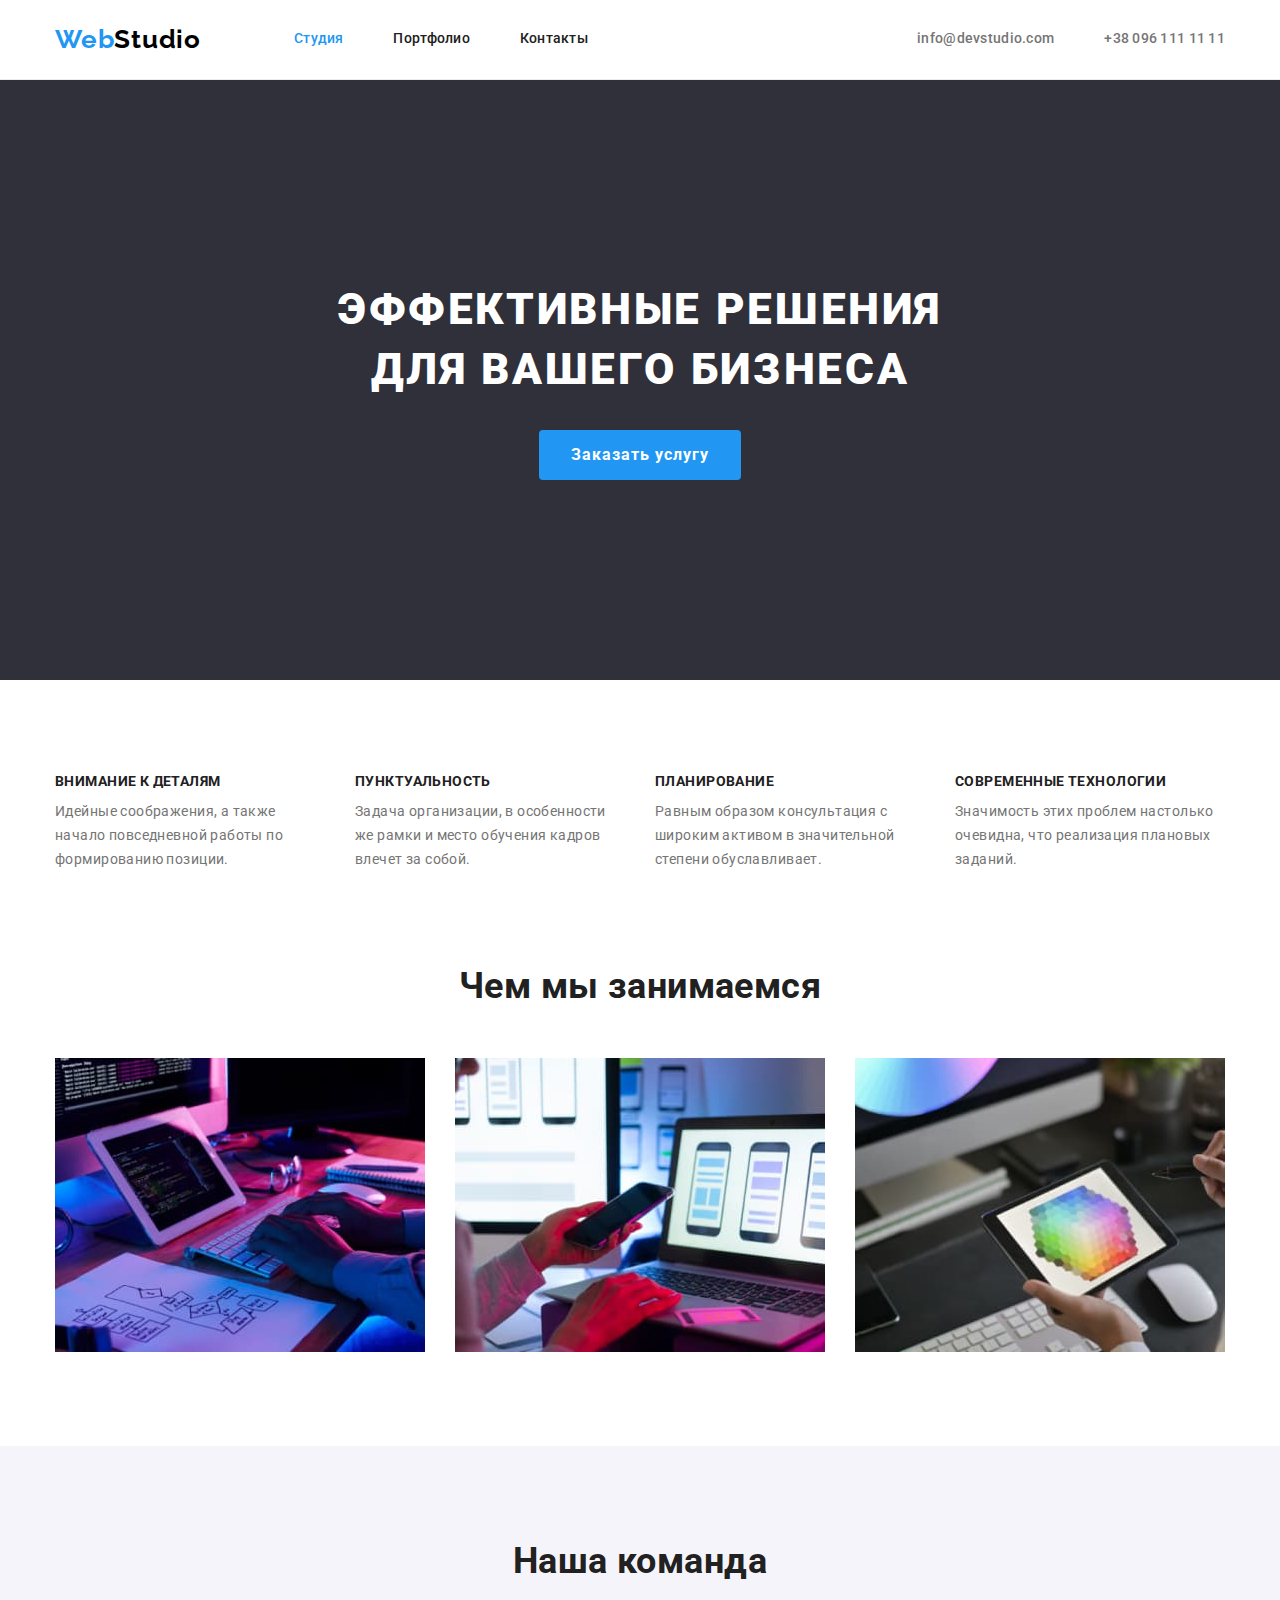
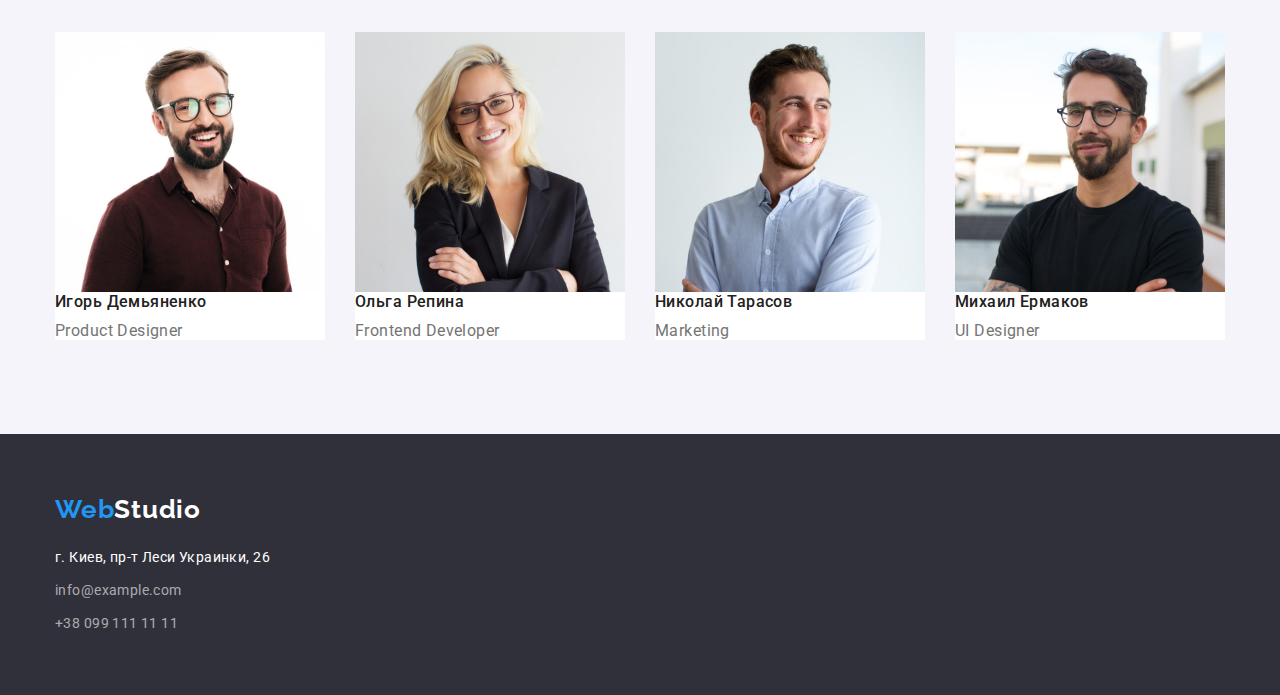
<file: index.html>
<!DOCTYPE html>
<html lang="ru">
  <head>
    <meta charset="UTF-8" />
    <meta http-equiv="X-UA-Compatible" content="IE=edge" />
    <meta name="viewport" content="width=device-width, initial-scale=1.0" />
    <title>Студия</title>

    <!-- ? подключаем шрифты -->
    <link rel="preconnect" href="https://fonts.googleapis.com" />
    <link rel="preconnect" href="https://fonts.gstatic.com" crossorigin />
    <link
      href="https://fonts.googleapis.com/css2?family=Raleway:wght@700&family=Roboto:wght@400;500;700;900&display=swap"
      rel="stylesheet"
    />

    <!-- ?подключаем нормализацию стилей -->
    <link
      rel="stylesheet"
      href="https://cdnjs.cloudflare.com/ajax/libs/modern-normalize/1.1.0/modern-normalize.css"
      integrity="sha512-Y0MM+V6ymRKN2zStTqzQ227DWhhp4Mzdo6gnlRnuaNCbc+YN/ZH0sBCLTM4M0oSy9c9VKiCvd4Jk44aCLrNS5Q=="
      crossorigin="anonymous"
      referrerpolicy="no-referrer"
    />
    <!-- ? подключаем css -->
    <link rel="stylesheet" href="./css/style.css" />
  </head>

  <body class="body">
    <!-- // header -->
    <header class="header per">
      <div class="container per">
        <nav class="navigation it">
          <a href="./index.html" class="logo-link">Web<span class="logo-color">Studio</span></a>

          <ul class="pages-list list">
            <li class="item ch"><a href="./index.html" class="page-link current">Студия</a></li>
            <li class="item ch"><a href="./portfolio.html" class="page-link">Портфолио</a></li>
            <li class="item ch"><a href="" class="page-link">Контакты</a></li>
          </ul>
        </nav>

        <ul class="header-contacts list it">
          <li class="item ch">
            <a href="mailto:info@devstudio.com" class="mail">info@devstudio.com</a>
          </li>

          <li class="item ch">
            <a href="tel:+380961111111" class="phone">+38 096 111 11 11</a>
          </li>
        </ul>
      </div>
      <div class="border"></div>
    </header>

    <!-- // main -->
    <main>
      <!-- / Секция "Герой"  -->
      <section class="hero per">
        <div class="container per">
          <h1 class="title it">Эффективные решения для вашего бизнеса</h1>
          <button type="button it" class="hero-button">Заказать услугу</button>
        </div>
      </section>
      <!-- / Секция "Преимущества работы с нами."-->
      <section class="features section per">
        <h2 class="hidden">Преимущества работы с нами.</h2>
        <div class="container per">
          <ul class="list it">
            <li class="item ch">
              <h3 class="features-title">Внимание к деталям</h3>
              <p>
                Идейные соображения, а также начало повседневной работы по формированию позиции.
              </p>
            </li>

            <li class="item ch">
              <h3 class="features-title">Пунктуальность</h3>
              <p>
                Задача организации, в особенности же рамки и место обучения кадров влечет за собой.
              </p>
            </li class="item ch">

            <li class="item ch">
              <h3 class="features-title">Планирование</h3>
              <p>
                Равным образом консультация с широким активом в значительной степени обуславливает.
              </p>
            </li class="item ch">

            <li class="item ch">
              <h3 class="features-title">Современные технологии</h3>
              <p>Значимость этих проблем настолько очевидна, что реализация плановых заданий.</p>
            </li>
          </ul>
        </div>
      </section>

      <!-- / Секция "Чем мы занимаемся" -->
      <section class="our-description per">
        <h2 class="description-title">Чем мы занимаемся</h2>
        <div class="container per">
          <ul class="list it">
          <li class="item ch">
            <img
              src="./images/img-index/logic.jpg"
              alt="разрабатываем логику проекта"
              width="370"
            />
          </li>

          <li class="item ch">
            <img
              src="./images/img-index/gadget.jpg"
              alt="разрабатываем адаптивный дизайн"
              width="370"
            />
          </li>

          <li class="item ch">
            <img
              src="./images/img-index/color.jpg"
              alt="подбираем сочитание цветов к вашей тематики"
              width="370"
            />
          </li>
        </ul>
        </div>
      </section>

      <!-- / Секция "Наша команда"-->
      <section class="team per section">
        <h2 class="team-title it">Наша команда</h2>
        <ul class="list container it">
          <li class="team-member ch">
            <img
              src="./images/img-index/igor.jpg"
              alt="Ведущий специалист - Дизайнер"
              width="270"
            />
            <h3 class="name">Игорь Демьяненко</h3>
            <p lang="en" class="specialization">Product Designer</p>
          </li>

          <li class="team-member ch">
            <img
              src="./images/img-index/olha.jpg"
              alt="Ведущий специалист - Разработчик"
              width="270"
            />
            <h3 class="name">Ольга Репина</h3>
            <p lang="en" class="specialization">Frontend Developer</p>
          </li>

          <li class="team-member ch">
            <img src="./images/img-index/nikolai.jpg" alt="Специалист по маркетингу" width="270" />
            <h3 class="name">Николай Тарасов</h3>
            <p lang="en" class="specialization">Marketing</p>
          </li>

          <li class="team-member ch">
            <img
              src="./images/img-index/mikhail.jpg"
              alt="Ведущий специалист - Дизайнер"
              width="270"
            />
            <h3 class="name">Михаил Ермаков</h3>
            <p lang="en" class="specialization">UI Designer</p>
          </li>
        </ul>
      </section>
    </main>

    <!-- // footer -->
    <footer class="footer per">
      <div class="container per">
        <a href="./index.html" class="logo-link it">Web<span class="logo-color">Studio</span></a>

        <address class="footer-adress">
          <p class="place it">г. Киев, пр-т Леси Украинки, 26</p>
  
          <ul class="footer-contacts list it">
            <li class="item ch"><a href="mailto:info@example.com" class="mail">info@example.com</a></li>
            <li class="item ch"><a href="tel:+380991111111" class="phone">+38 099 111 11 11</a></li>
          </ul>
        </address>
      </div>
    </footer>
  </body>
</html>
</file>
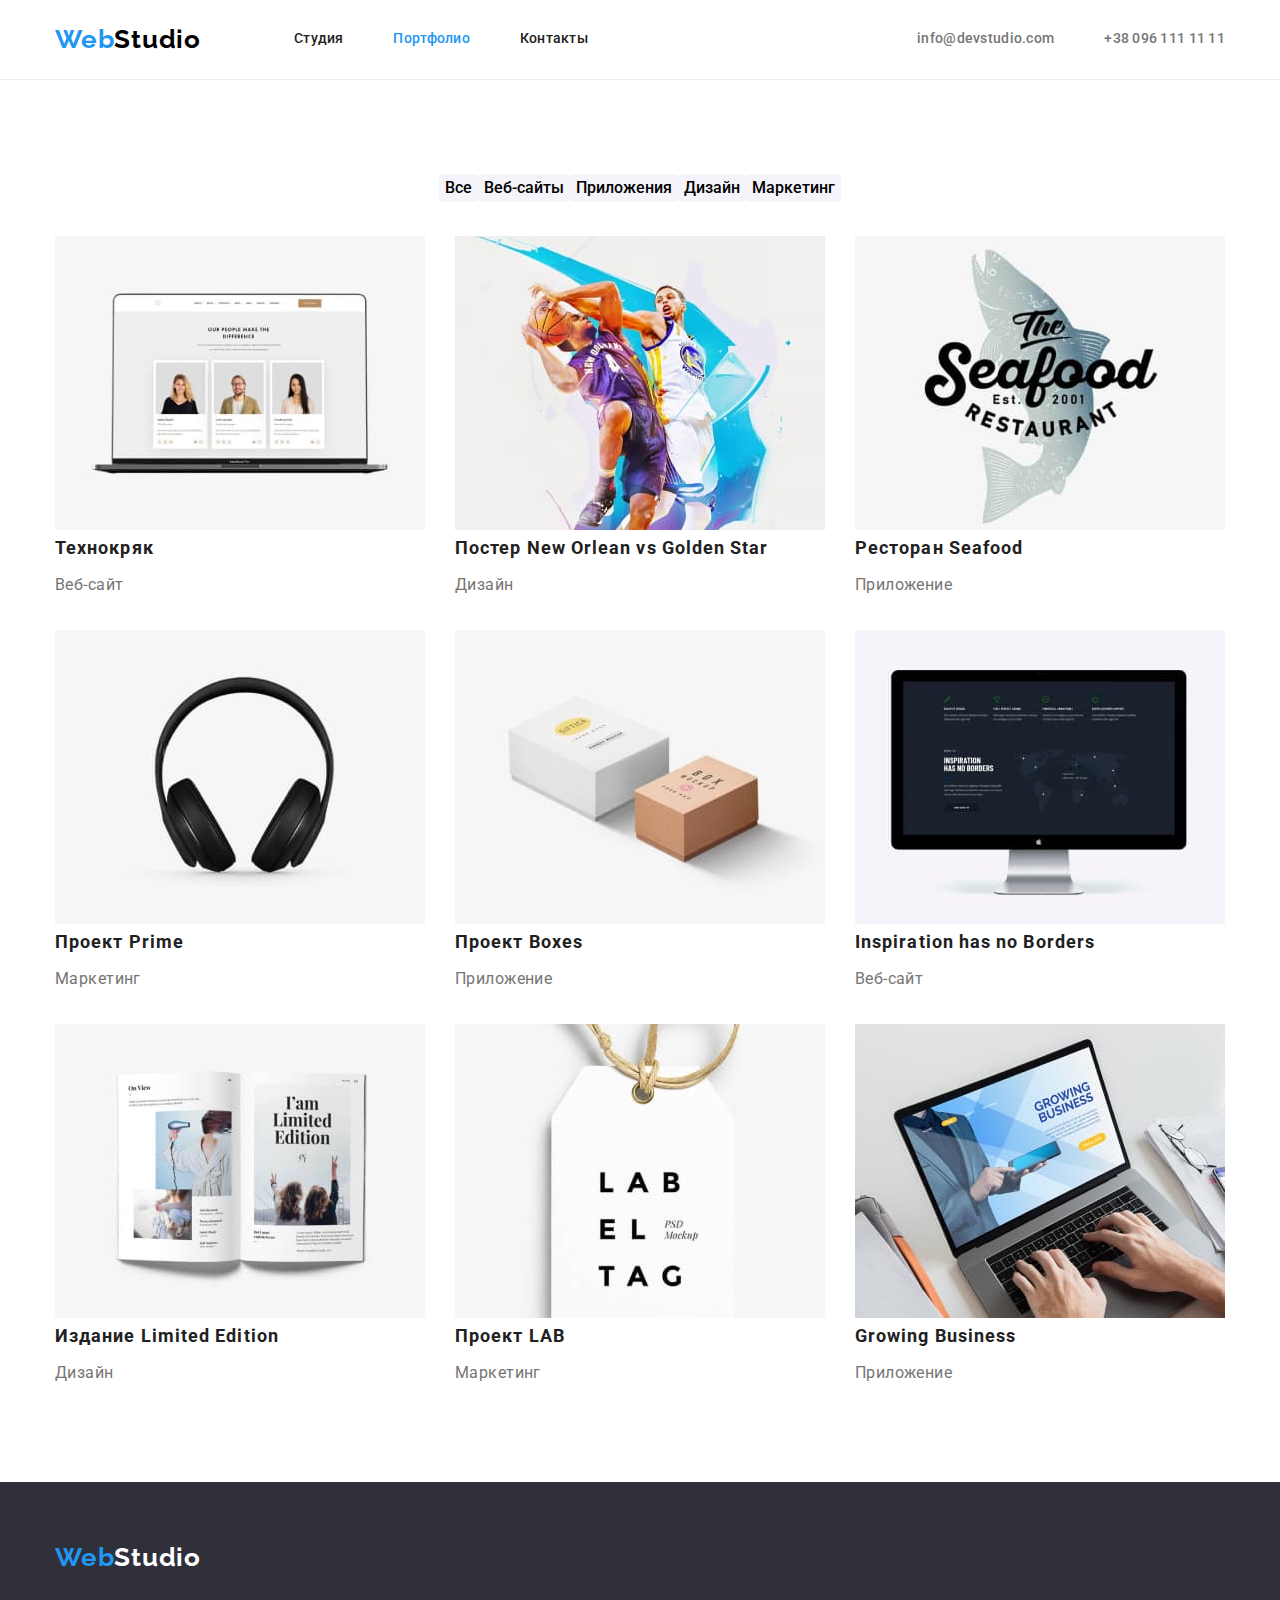
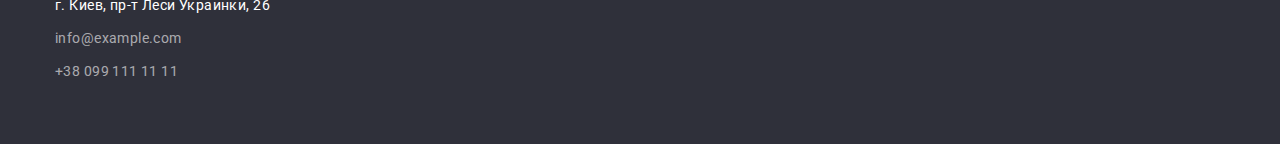
<file: portfolio.html>
<!DOCTYPE html>
<html lang="ru">
  <head>
    <meta charset="UTF-8" />
    <meta http-equiv="X-UA-Compatible" content="IE=edge" />
    <meta name="viewport" content="width=device-width, initial-scale=1.0" />
    <title>Студия</title>
    <!-- ? подключаем шрифты -->
    <link rel="preconnect" href="https://fonts.googleapis.com" />
    <link rel="preconnect" href="https://fonts.gstatic.com" crossorigin />
    <link
      href="https://fonts.googleapis.com/css2?family=Raleway:wght@700&family=Roboto:wght@400;500;700;900&display=swap"
      rel="stylesheet"
    />

<!-- ?подключаем нормализацию стилей -->
<link
rel="stylesheet"
href="https://cdnjs.cloudflare.com/ajax/libs/modern-normalize/1.1.0/modern-normalize.css"
integrity="sha512-Y0MM+V6ymRKN2zStTqzQ227DWhhp4Mzdo6gnlRnuaNCbc+YN/ZH0sBCLTM4M0oSy9c9VKiCvd4Jk44aCLrNS5Q=="
crossorigin="anonymous"
referrerpolicy="no-referrer"
/>

    <!-- ? подключаем css -->
    <link rel="stylesheet" href="./css/style.css" />
  </head>

  <body class="body">
    <!-- // header -->
    <header class="header per">
      <div class="container per">
        <nav class="navigation it">
          <a href="./index.html" class="logo-link">Web<span class="logo-color">Studio</span></a>

          <ul class="pages-list list">
            <li class="item ch"><a href="./index.html" class="page-link">Студия</a></li>
            <li class="item ch"><a href="./portfolio.html" class="page-link current">Портфолио</a></li>
            <li class="item ch"><a href="" class="page-link">Контакты</a></li>
          </ul>
        </nav>

        <ul class="header-contacts list it">
          <li class="item ch">
            <a href="mailto:info@devstudio.com" class="mail">info@devstudio.com</a>
          </li>

          <li class="item ch">
            <a href="tel:+380961111111" class="phone">+38 096 111 11 11</a>
          </li>
        </ul>
      </div>
      <div class="border"></div>
    </header>

    <!-- // main -->
    <main>
      <!-- / Секция "наши проекты" -->
      <section class="portfolio section per">
        <div class="container per">
          <ul class="filter-list list it">
            <li><button type="button ch" class="filter-button">Все</button></li>
            <li><button type="button ch" class="filter-button">Веб-сайты</button></li>
            <li><button type="button ch" class="filter-button">Приложения</button></li>
            <li><button type="button ch" class="filter-button">Дизайн</button></li>
            <li><button type="button ch" class="filter-button">Маркетинг</button></li>
          </ul>
  
          <h1 class="hidden">Наши проекты</h1>
          <ul class="portfolio-list list it">
            <li class="portfolio-card">
              <a href="" class="portfolio-link">
                <img
                  src="./images/img-portfolio/tehnocrack.jpg"
                  alt="сотрудники компании Технокряк на мониторе ноутбука"
                  width="370"
                />
              </a>
              <h2 class="title">Технокряк</h2>
              <p>Веб-сайт</p>
            </li>
  
            <li class="portfolio-card">
              <a href="" class="portfolio-link">
                <img
                  src="./images/img-portfolio/poster.jpg"
                  alt="постер баскетбольного матча команд New Orlean vs Golden Star"
                  width="370"
                />
              </a>
              <h2 class="title">Постер <span lang="en">New Orlean vs Golden Star</span></h2>
              <p>Дизайн</p>
            </li>
  
            <li class="portfolio-card">
              <a href="" class="portfolio-link">
                <img
                  src="./images/img-portfolio/restaurant.jpg"
                  alt="Логотип ресторана Seafood"
                  width="370"
                />
              </a>
              <h2 class="title">Ресторан <span lang="en">Seafood</span></h2>
              <p>Приложение</p>
            </li>
  
            <li class="portfolio-card">
              <a href="" class="portfolio-link">
                <img
                  src="./images/img-portfolio/project-prime.jpg"
                  alt="Картинка - наушники"
                  width="370"
                />
              </a>
              <h2 class="title">Проект <span lang="en">Prime</span></h2>
              <p>Маркетинг</p>
            </li>
  
            <li class="portfolio-card">
              <a href="" class="portfolio-link">
                <img
                  src="./images/img-portfolio/project-boxes.jpg"
                  alt="картинка с коробками"
                  width="370"
                />
              </a>
              <h2 class="title">Проект Boxes</h2>
              <p>Приложение</p>
            </li>
  
            <li class="portfolio-card">
              <a href="" class="portfolio-link">
                <img
                  src="./images/img-portfolio/inspiration.jpg"
                  alt="картинка монитора с графиком"
                  width="370"
                />
              </a>
              <h2 class="title" lang="en">Inspiration has no Borders</h2>
              <p>Веб-сайт</p>
            </li>
  
            <li class="portfolio-card">
              <a href="" class="portfolio-link">
                <img
                  src="./images/img-portfolio/limited-edition.jpg"
                  alt="картинка развернутой книги"
                  width="370"
                />
              </a>
              <h2 class="title">Издание <span lang="en">Limited Edition</span></h2>
              <p>Дизайн</p>
            </li>
  
            <li class="portfolio-card">
              <a href="" class="portfolio-link">
                <img
                  src="./images/img-portfolio/project-lab.jpg"
                  alt="бирка компании Lab"
                  width="370"
                />
              </a>
              <h2 class="title">Проект <span lang="en">LAB</span></h2>
              <p>Маркетинг</p>
            </li>
  
            <li class="portfolio-card">
              <a href="" class="portfolio-link">
                <img
                  src="./images/img-portfolio/growing-business.jpg"
                  alt="на картинке ноутбук с открытым сайтом"
                  width="370"
                />
              </a>
              <h2 class="title" lang="en">Growing Business</h2>
              <p>Приложение</p>
            </li>
          </ul>
        </div>
      </section>
    </main>

    <!-- // footer -->
    <footer class="footer per">
      <div class="container per">
        <a href="./index.html" class="logo-link it">Web<span class="logo-color">Studio</span></a>

        <address class="footer-adress">
          <p class="place it">г. Киев, пр-т Леси Украинки, 26</p>
  
          <ul class="footer-contacts list it">
            <li class="item ch"><a href="mailto:info@example.com" class="mail">info@example.com</a></li>
            <li class="item ch"><a href="tel:+380991111111" class="phone">+38 099 111 11 11</a></li>
          </ul>
        </address>
      </div>
    </footer>
  </body>
</html>
</file>
<file: css/style.css>
/* /все основные цвета в проекте */
:root {
  --text-footer-primary: #ffffff;
  --text-footer-secondary: rgba(255, 255, 255, 0.6);

  --text-main-primary: #212121;
  --text-main-secondary: #757575;

  --text-accent-primary: #2196f3;
  --text-accent-secondary: #fff;

  --text-footer-logo: #ffffff;
  --text-header-logo: #000000;

  --background-main: #fff;
  --background-hero-footer: #2f303a;
  --background-team: #f5f4fa;
  --background-hero-button: #2196f3;
  --background-hover-hero-button: #188ce8;
  --main-hover-color: #2196f3;
  --background-member-card: #fff;

  --border-color: #ececec;

  /* / цвета для страницы портфолио */
  --portfolio-button-background: #f5f4fa;
  --portfolio-card-border: #eeeeee;
  --portfolio-card-background: #fff;
}
.body {
  font-family: 'Roboto', sans-serif;
  font-size: 14px;
  line-height: 1.71;
  letter-spacing: 0.03em;
  color: var(--text-main-secondary);
  font-family: 'Roboto', 'Segoe UI', Tahoma, Geneva, Verdana, sans-serif;
  background-color: var(--background-main);
}

/* /скрывает заголовки секций */
.hidden {
  position: absolute;
  white-space: nowrap;
  width: 1px;
  height: 1px;
  overflow: hidden;
  border: 0;
  padding: 0;
  clip: rect(0 0 0 0);
  clip-path: inset(50%);
  margin: -1px;
}

/* /сбрасываем стиль списка */
.list {
  list-style: none;
  margin: 0;
  padding: 0;
}

h1,
h2,
h3,
h4,
h5,
h6,
p {
  margin: 0;
}

img {
  display: block;
  max-width: 100%;
}

/* /сбрасываем стиль ссылок в header */
.header a,
.footer a {
  text-decoration: none;
}

/* /применяем общие шрифты к всему хедеру */
.header {
padding-top: 24px;
padding-bottom: 24px;

  font-weight: 500;
  font-size: 14px;
  line-height: 1.14;
  letter-spacing: 0.02em;
  border-bottom: 1px solid var(--border-color);
}

/* /шрифты для лого применяется сразу к футеру и хедеру */
.header .logo-link,
.footer .logo-link {
  font-family: 'Raleway', sans-serif;
  font-weight: 700;
  font-size: 26px;
  line-height: 1.19;
  letter-spacing: 0.03em;
  text-decoration: none;
  color: var(--text-accent-primary);
}

/* /применение второго цвета к части логотипа в хедере */
.header .logo-color {
  color: var(--text-header-logo);
}

/* /задаем цвет ссылок на список страниц */
.page-link {
  color: var(--text-main-primary);
}

/* /цвет ссылок на телефо и почту в хедере */
.header-contacts .mail,
.header-contacts .phone {
  color: var(--text-main-secondary);
}

.header .container,
.header .navigation,
.header .header-contacts {
  display: flex;
  align-items: center;
}

.header .pages-list {
  width: 294px;
  display: flex;
  margin-left: 93px;
  justify-content: space-between;
}
.header-contacts {
  margin-left: auto;
}
.header-contacts .item:last-child {
  margin-left: 50px;
}

/* /прописываем наведение для ссылок */
.page-link:hover,
.header-contacts .mail:hover,
.header-contacts .phone:hover,
.footer-contacts .mail:hover,
.footer-contacts .phone:hover {
  color: var(--main-hover-color);
}

.page-link:focus,
.header-contacts .mail:focus,
.header-contacts .phone:focus,
.footer-contacts .mail:focus,
.footer-contacts .phone:focus {
  color: var(--main-hover-color);
}

/* //стили к мейн */
/* /описание секции герой */
.hero {
  padding: 200px 0;
  background-color: var(--background-hero-footer);
  text-align: center;
  /* height: 600px; */
}

.hero .title {
  margin: 0 auto;
  width: 696px;

  color: var(--text-accent-secondary);

  font-weight: 900;
  font-size: 44px;
  line-height: 1.36;
  text-align: center;
  letter-spacing: 0.06em;
  text-transform: uppercase;
}
/* /стили к кнопке в герое */
.hero-button {
  margin-top: 30px;
  padding: 10px 32px;
  border-radius: 4px;
  border: none;

  color: var(--text-accent-secondary);
  background-color: var(--background-hero-button);

  cursor: pointer;
  font-weight: 700;
  font-size: 16px;
  line-height: 1.88;
  letter-spacing: 0.06em;
  font-family: inherit;
}

.hero-button:focus,
.hero-button:hover {
  color: var(--text-accent-secondary);
  background-color: var(--background-hover-hero-button);
}
/* /стили секции наши преимущества */
.features .features-title {
  font-size: inherit;
  line-height: 1.14;
  text-transform: uppercase;
  color: var(--text-main-primary);
}

.features .list {
  display: flex;
}

.features .item:not(:first-child) {
  margin-left: 30px;
}

.features .features-title {
  margin-bottom: 10px;
}

.features .item{
  width: 270px;
}

/* /стили к секции чем мы занимаемся */
.our-description .description-title {
  font-size: 36px;
  line-height: 1.17;
  text-align: center;
  color: var(--text-main-primary);
}

.our-description .container {
  margin-top: 50px;
}

.our-description .list {
  display: flex;
  justify-content: space-between;
}

.our-description {
  padding-bottom: 94px;
}

/* /стили для секции наша команда */
.team {
  background-color: var(--background-team);
}
.team .team-member {
  background-color: var(--background-member-card);
}
.team-title {
  font-size: 36px;
  line-height: 1.17;
  text-align: center;
  color: var(--text-main-primary);
}

.team-member .name {
  color: var(--text-main-primary);

  font-weight: 500;
  font-size: 16px;
  line-height: 1.19;
}

.team-member .specialization {
  margin-top: 10px;

  font-size: 16px;
  line-height: 1.19;
}

.team .list {
  display: flex;
  justify-content: space-between;
}

.team .container {
  margin-top: 50px;
}

.team-member .person {
  padding-top: 30px;
  padding-bottom: 30px;
  text-align: center;
}
/* //Стили к футеру */
/* /применение второго цвета к части логотипа в футере */
.footer .logo-color {
  color: var(--text-footer-logo);
}
.footer {
  background-color: var(--background-hero-footer);
  padding: 60px 0;
}

.footer-adress {
  color: var(--text-footer-primary);
  font-style: normal;
}

.footer-contacts .mail,
.footer-contacts .phone {
  color: var(--text-footer-secondary);
}

.footer-adress {
  margin-top: 20px;
}

.footer-contacts {
  margin-top: 9px;
}

.footer-adress .item:last-child{
  margin-top: 9px;
}

/* // стили к странице портфолио */
/* / стили к фильтру с кнопками */
.filter-button {
  font-weight: 500;
  font-size: 16px;
  line-height: 1.62;
  text-align: center;
  background-color: var(--portfolio-button-background);
  cursor: pointer;
  border: none;
  font-family: inherit;
  border-radius: 4px;
}

.filter-button:hover,
.filter-button:focus {
  background-color: var(--main-hover-color);
  color: var(--text-accent-secondary);
}

.portfolio .filter-list {
  margin-bottom: 34px;

  display: flex;
  justify-content: center;
}

.portfolio .btn-item:not(:first-child) {
  margin-left: 8px;
}

.portfolio-card .card-description {
  padding: 20px 24px;
}

/* /секция наши проекты */
.portfolio-card {
  flex-basis: calc(100% / 3 - 30px);
  margin-left: 30px;
  margin-top: 30px;

  background-color: var(--portfolio-card-background);
}
.portfolio-list {
  display: flex;
  flex-wrap: wrap;
  margin-left: -30px;
  margin-top: -30px;

  font-size: 16px;
  line-height: 1.88;
}
.portfolio-card .title {
  margin-bottom: 4px;

  font-size: 18px;
  line-height: 2;
  letter-spacing: 0.06em;
  color: var(--text-main-primary);
}

.portfolio-list .card-description {
  padding-top: 20px;
  padding-bottom: 20px;
  border: 1px solid #eeeeee;
  border-top: none;
}

/* временный стиль текузей страницы */
.body .current {
  color: var(--text-accent-primary);
}
/* /временные стили для границ элементов*/

/* .per {
  outline: 2px solid blue;
}

.it {
  outline: 2px solid tomato;
}

.ch {
  outline: 2px solid green;
}  */

/* //разметка*/
.section {
  padding: 94px 0;
}

.container {
  width: 1200px;
  padding: 0 15px;
  margin: 0 auto;
}
</file>
